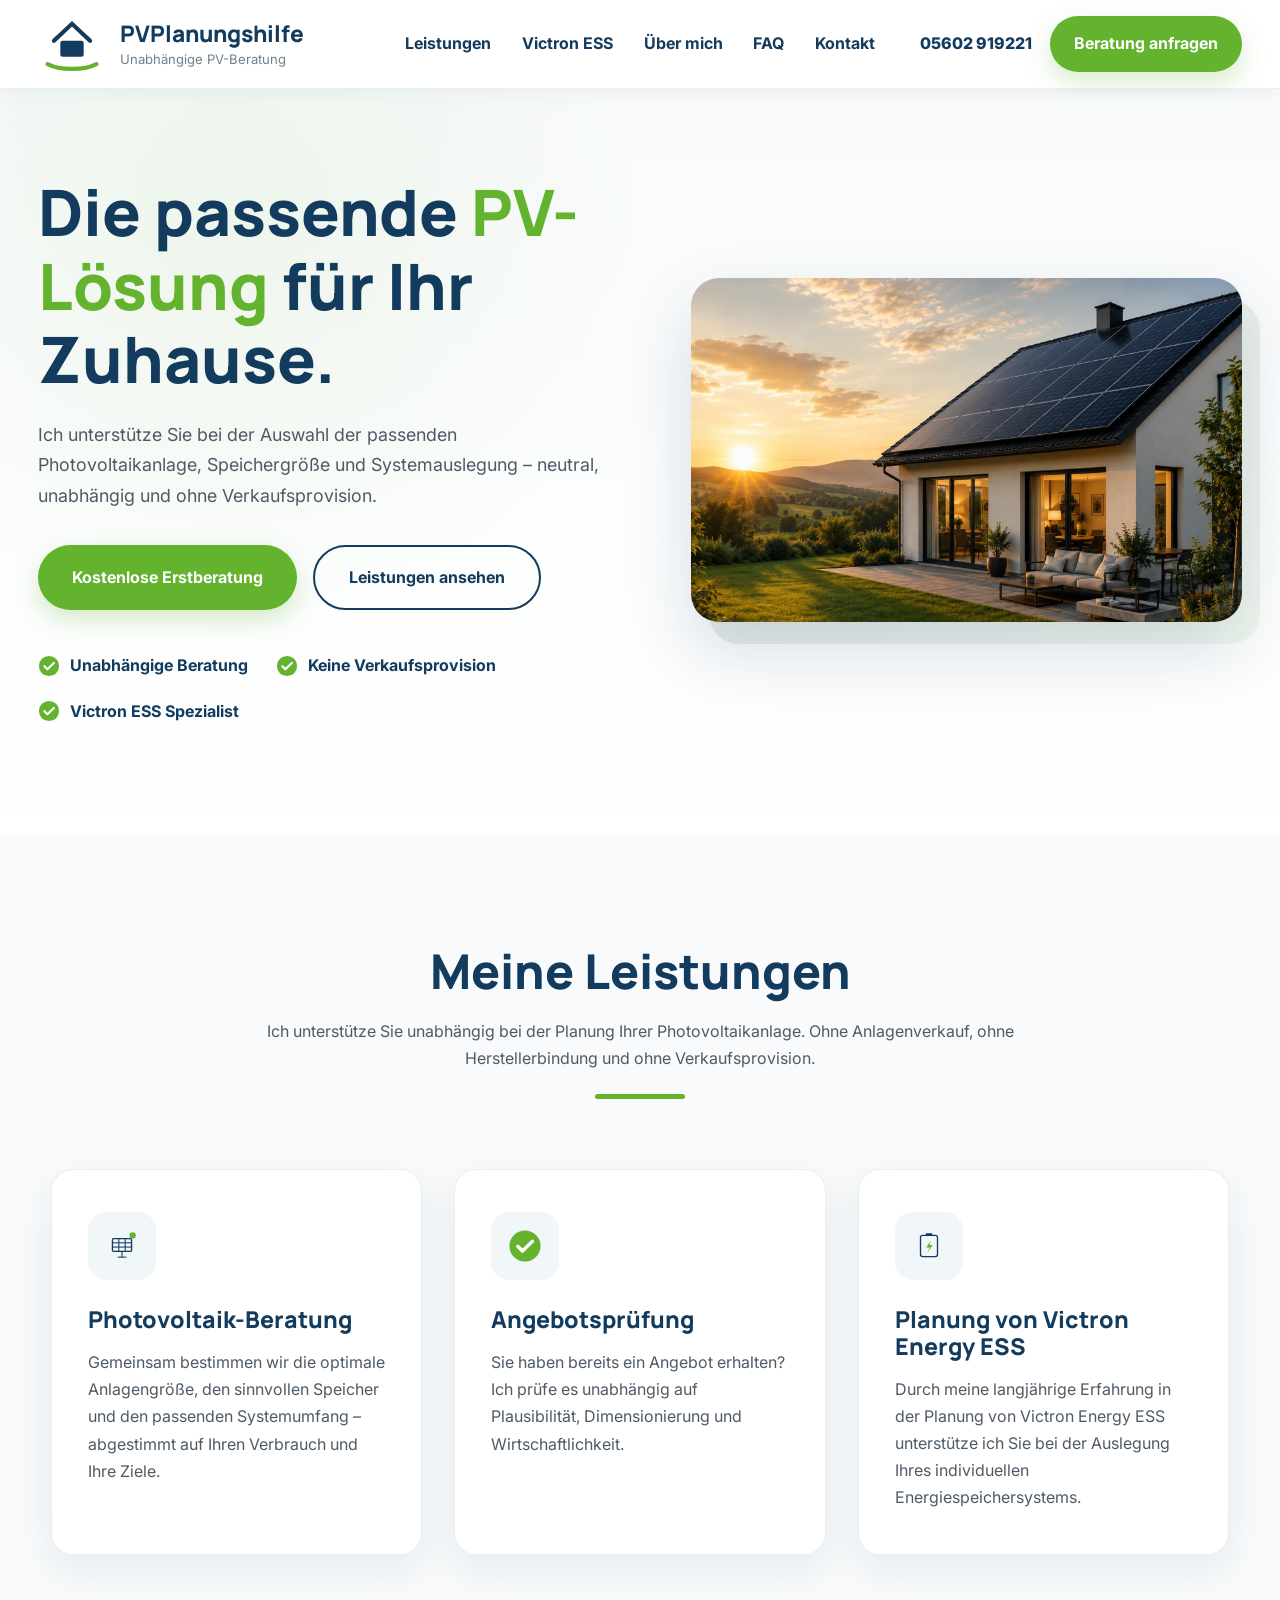
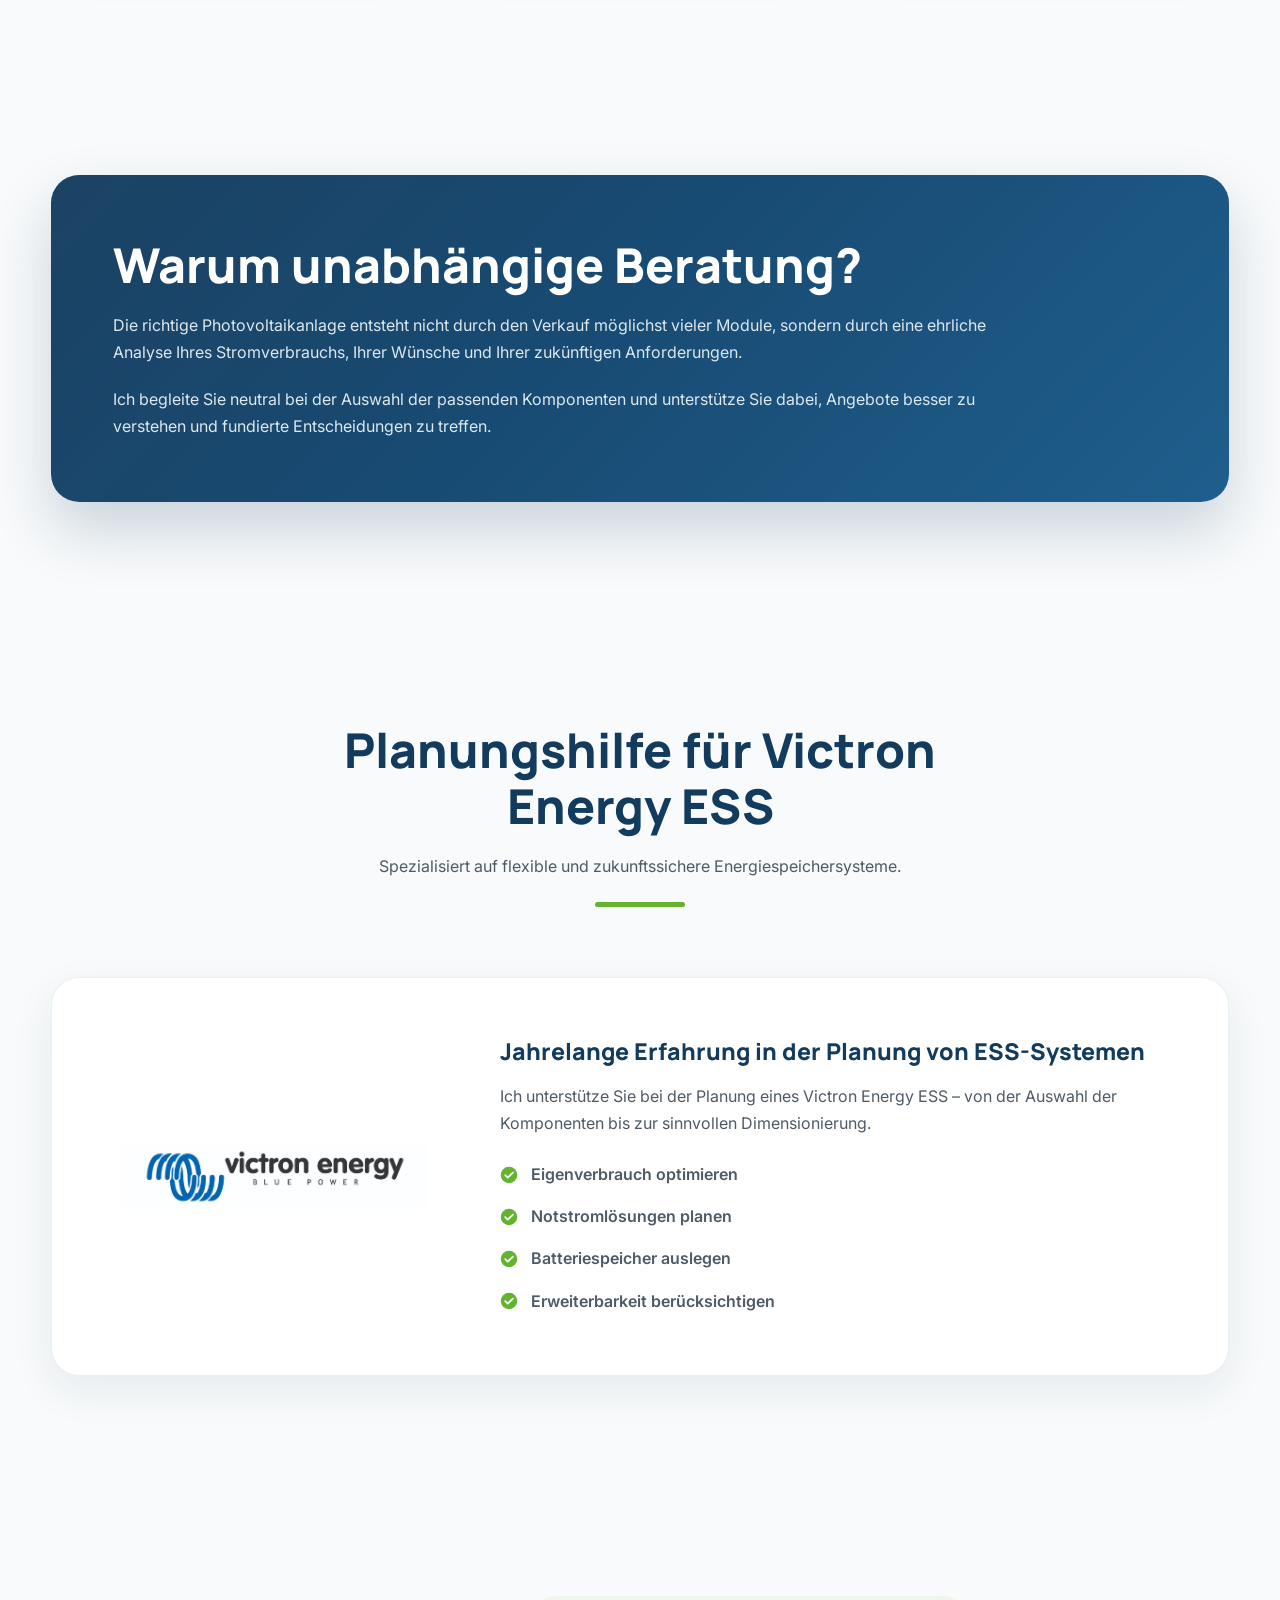
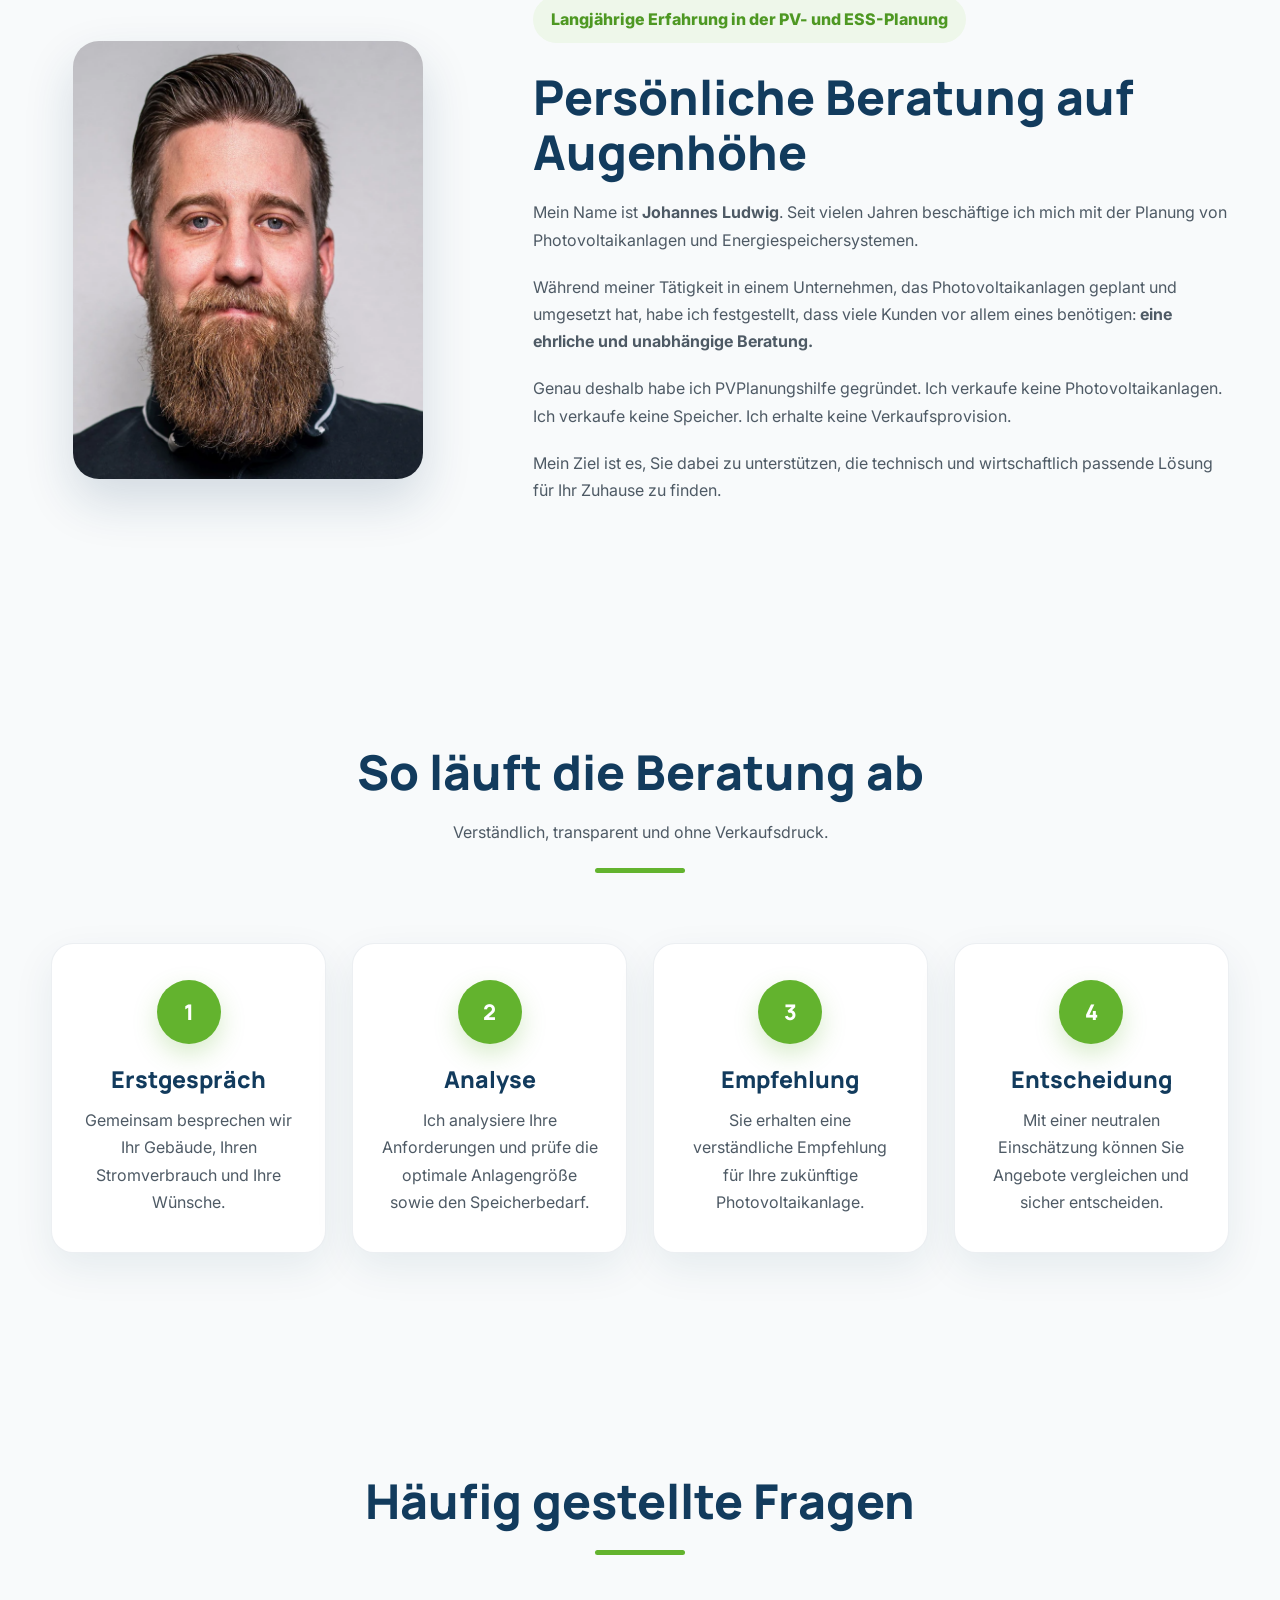
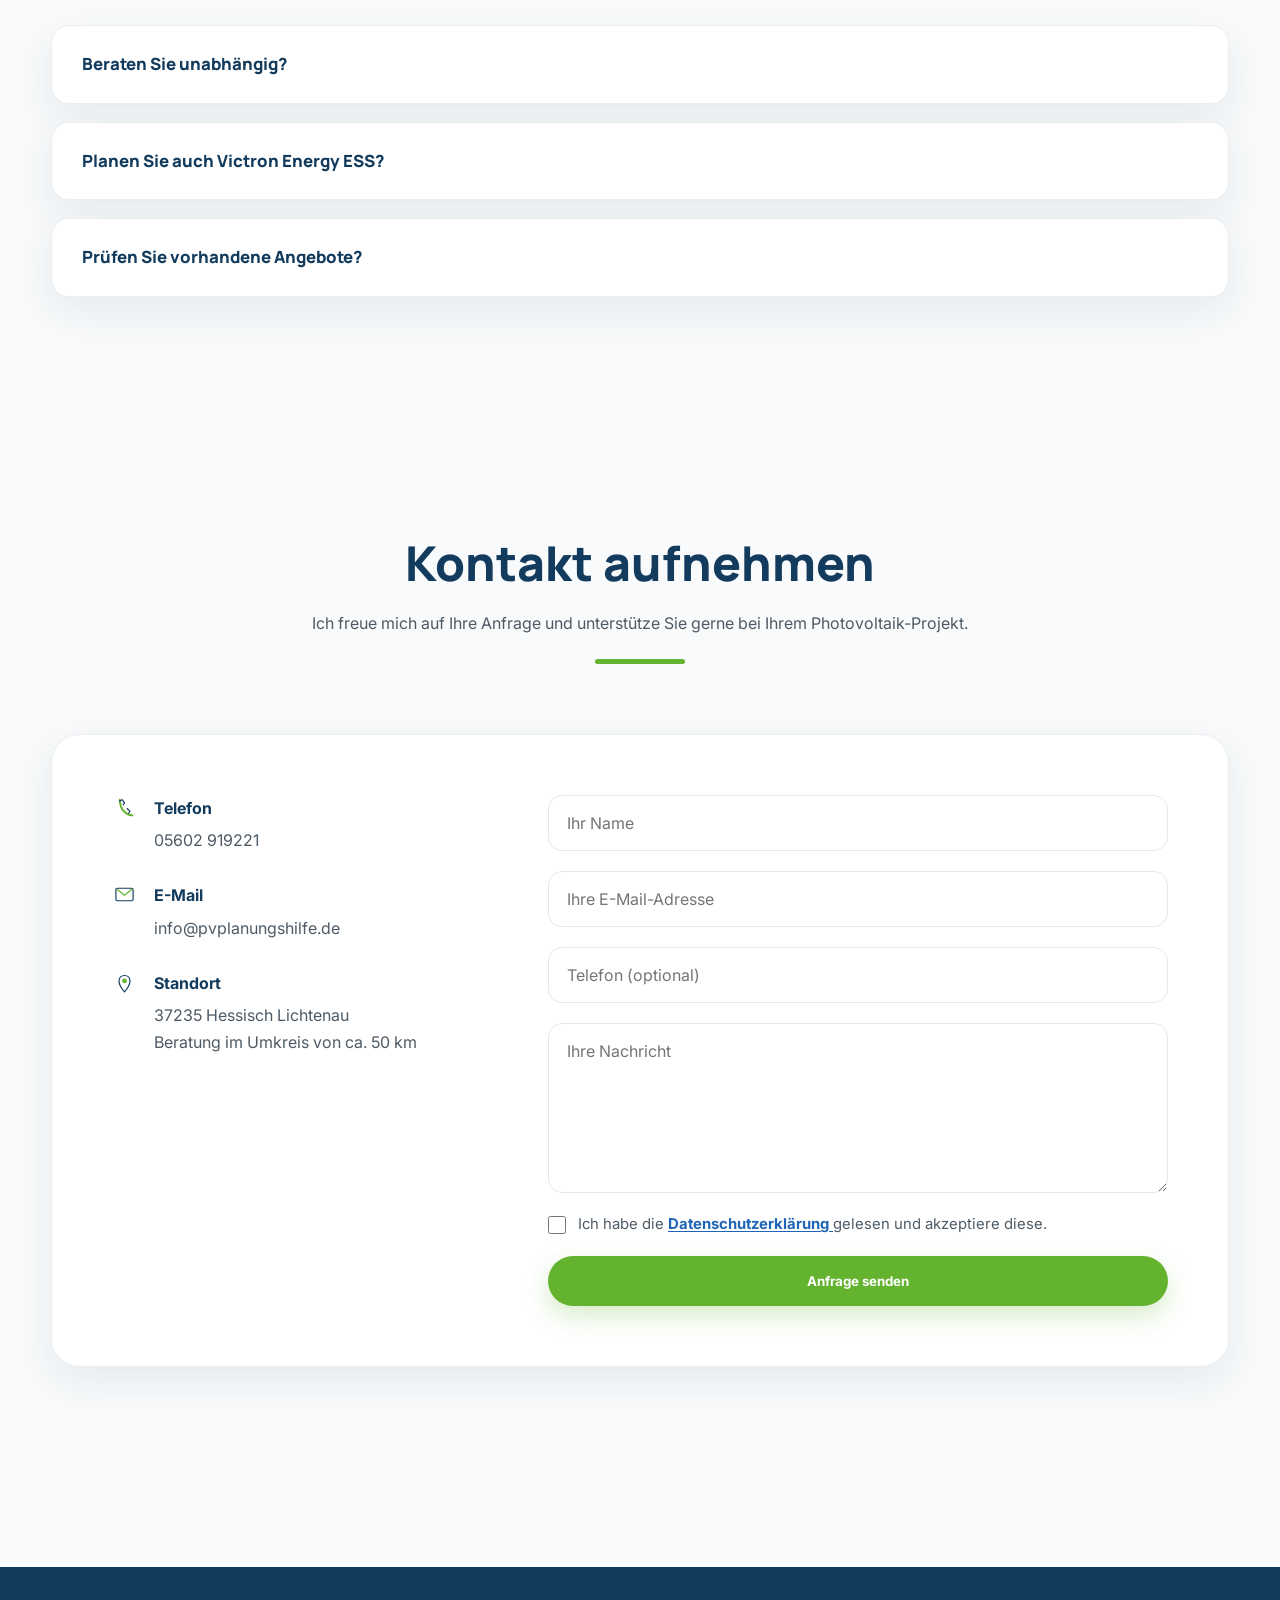
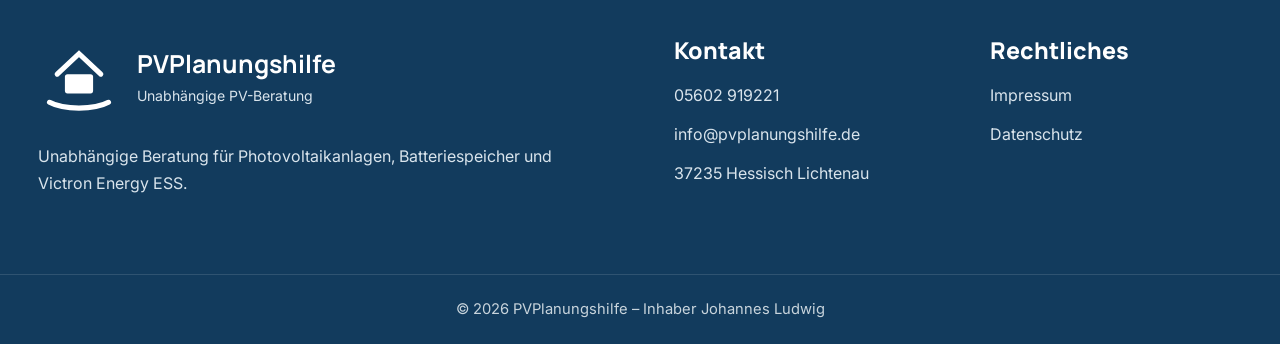
<file: index.html>
<!DOCTYPE html>
<html lang="de">

<head>

<meta charset="UTF-8">
<meta name="viewport" content="width=device-width, initial-scale=1.0">

<title>PVPlanungshilfe | Unabhängige PV-Beratung & Victron ESS Planung</title>

<meta name="description"
content="Unabhängige Photovoltaik-Beratung im Raum Nordhessen. Planungshilfe für Photovoltaikanlagen, Speicher und Victron Energy ESS.">

<meta name="keywords"
content="PV Beratung, Photovoltaik Beratung, Victron ESS, Speicherplanung, Nordhessen, Hessisch Lichtenau">

<meta name="author"
content="Johannes Ludwig">

<meta name="theme-color"
content="#123B5D">

<link rel="canonical"
href="https://pvplanungshilfe.de">

<link rel="icon"
href="assets/images/favicon.svg">

<link rel="manifest" href="/manifest.webmanifest">

<link rel="stylesheet"
href="assets/css/base.css">

<link rel="stylesheet"
href="assets/css/layout.css">

<link rel="stylesheet"
href="assets/css/components.css">

<link rel="stylesheet"
href="assets/css/responsive.css">

</head>

<body>

<header class="site-header">

<div class="header-container">

<a href="index.html" class="logo" aria-label="PVPlanungshilfe Startseite">

<img
    class="brand-mark"
    src="assets/images/favicon.svg"
    alt=""
    width="72"
    height="72">

<div class="logo-text">
    <span class="logo-title">PVPlanungshilfe</span>
    <span class="logo-subtitle">Unabhängige PV-Beratung</span>
</div>

</a>

<button
    class="menu-toggle"
    type="button"
    aria-label="Navigation öffnen"
    aria-controls="main-navigation"
    aria-expanded="false">

    <span></span>
    <span></span>
    <span></span>
</button>

<nav id="main-navigation" class="main-navigation" aria-label="Hauptnavigation">

<ul>

<li><a href="#leistungen">Leistungen</a></li>
<li><a href="#victron">Victron ESS</a></li>
<li><a href="#uebermich">Über mich</a></li>
<li><a href="#faq">FAQ</a></li>
<li><a href="#kontakt">Kontakt</a></li>

</ul>

</nav>

<div class="header-contact">

<a class="phone" href="tel:+495602919221">
05602&nbsp;919221
</a>

<a class="btn" href="#kontakt">
Beratung anfragen
</a>

</div>

</div>

</header>





<section class="hero">

<div class="hero-container">

<div class="hero-content">

<h1>

Die passende
<span class="highlight">

PV-Lösung

</span>

für Ihr Zuhause.

</h1>

<p>

Ich unterstütze Sie bei der Auswahl der passenden
Photovoltaikanlage, Speichergröße und Systemauslegung –
neutral, unabhängig und ohne Verkaufsprovision.

</p>

<div class="hero-buttons">

<a href="#kontakt"
class="btn">

Kostenlose Erstberatung

</a>

<a href="#leistungen"
class="btn btn-secondary">

Leistungen ansehen

</a>

</div>

<div class="trust">

<div class="trust-item">

<img src="assets/icons/check.svg"
alt="">

<span>

Unabhängige Beratung

</span>

</div>

<div class="trust-item">

<img src="assets/icons/check.svg"
alt="">

<span>

Keine Verkaufsprovision

</span>

</div>

<div class="trust-item">

<img src="assets/icons/check.svg"
alt="">

<span>

Victron ESS Spezialist

</span>

</div>

</div>

</div>

<div class="hero-image">

<img
src="assets/images/hero.webp"
alt="Photovoltaikanlage auf modernem Einfamilienhaus">

</div>

</div>

</section>
<!-- ==========================================================
     LEISTUNGEN
========================================================== -->

<section id="leistungen">

    <div class="container">

        <div class="section-title">

            <h2>
                Meine Leistungen
            </h2>

            <p>
                Ich unterstütze Sie unabhängig bei der Planung Ihrer Photovoltaikanlage.
                Ohne Anlagenverkauf, ohne Herstellerbindung und ohne Verkaufsprovision.
            </p>

            <div class="divider"></div>

        </div>

        <div class="grid-3">

            <article class="service-card">

                <div class="service-icon">

                    <img src="assets/icons/solar.svg"
                         alt="Photovoltaik">

                </div>

                <h3>
                    Photovoltaik-Beratung
                </h3>

                <p>

                    Gemeinsam bestimmen wir die optimale
                    Anlagengröße, den sinnvollen Speicher und
                    den passenden Systemumfang – abgestimmt
                    auf Ihren Verbrauch und Ihre Ziele.

                </p>

            </article>

            <article class="service-card">

                <div class="service-icon">

                    <img src="assets/icons/check.svg"
                         alt="Angebotsprüfung">

                </div>

                <h3>
                    Angebotsprüfung
                </h3>

                <p>

                    Sie haben bereits ein Angebot erhalten?
                    Ich prüfe es unabhängig auf Plausibilität,
                    Dimensionierung und Wirtschaftlichkeit.

                </p>

            </article>

            <article class="service-card">

                <div class="service-icon">

                    <img src="assets/icons/battery.svg"
                         alt="Victron ESS">

                </div>

                <h3>
                    Planung von Victron Energy ESS
                </h3>

                <p>

                    Durch meine langjährige Erfahrung in der
                    Planung von Victron Energy ESS unterstütze
                    ich Sie bei der Auslegung Ihres individuellen
                    Energiespeichersystems.

                </p>

            </article>

        </div>

    </div>

</section>

<!-- ==========================================================
     HIGHLIGHT
========================================================== -->

<section>

    <div class="container">

        <div class="highlight-box">

            <h2>

                Warum unabhängige Beratung?

            </h2>

            <p>

                Die richtige Photovoltaikanlage entsteht nicht
                durch den Verkauf möglichst vieler Module,
                sondern durch eine ehrliche Analyse Ihres
                Stromverbrauchs, Ihrer Wünsche und Ihrer
                zukünftigen Anforderungen.

            </p>

            <p>

                Ich begleite Sie neutral bei der Auswahl der
                passenden Komponenten und unterstütze Sie
                dabei, Angebote besser zu verstehen und
                fundierte Entscheidungen zu treffen.

            </p>

        </div>

    </div>

</section>

<!-- ==========================================================
     VICTRON
========================================================== -->

<section id="victron">

    <div class="container">

        <div class="section-title">

            <h2>

                Planungshilfe für
                Victron Energy ESS

            </h2>

            <p>

                Spezialisiert auf flexible und zukunftssichere
                Energiespeichersysteme.

            </p>

            <div class="divider"></div>

        </div>

        <div class="victron-box">

            <div>

                <img 
                     class="victron-logo"
                     src="assets/images/victron-energy-logo.jpg"
                     alt="Victron Energy"
                     loading="lazy"
                     width="500"
                     height="160">

            </div>

            <div>

                <h3>

                    Jahrelange Erfahrung in der
                    Planung von ESS-Systemen

                </h3>

                <p>

                    Ich unterstütze Sie bei der Planung eines
                    Victron Energy ESS – von der Auswahl der
                    Komponenten bis zur sinnvollen Dimensionierung.

                </p>

                <ul>

                    <li>

                        <img src="assets/icons/check.svg" alt="">

                        Eigenverbrauch optimieren

                    </li>

                    <li>

                        <img src="assets/icons/check.svg" alt="">

                        Notstromlösungen planen

                    </li>

                    <li>

                        <img src="assets/icons/check.svg" alt="">

                        Batteriespeicher auslegen

                    </li>

                    <li>

                        <img src="assets/icons/check.svg" alt="">

                        Erweiterbarkeit berücksichtigen

                    </li>

                </ul>

            </div>

        </div>

    </div>

</section>

     <!-- ==========================================================
     ÜBER MICH
========================================================== -->

<section id="uebermich">

    <div class="container">

        <div class="grid-2 about">

            <div class="about-image">

                <img
                    src="assets/images/johannes.webp"
                    alt="Johannes Ludwig, unabhängiger PV-Berater"
                    loading="lazy"
                    width="800"
                    height="900">

            </div>

            <div class="about-content">

                <div class="about-badge">

                    Langjährige Erfahrung in der PV- und ESS-Planung

                </div>

                <h2>

                    Persönliche Beratung auf Augenhöhe

                </h2>

                <p>

                    Mein Name ist <strong>Johannes Ludwig</strong>.
                    Seit vielen Jahren beschäftige ich mich mit der
                    Planung von Photovoltaikanlagen und
                    Energiespeichersystemen.

                </p>

                <p>

                    Während meiner Tätigkeit in einem Unternehmen,
                    das Photovoltaikanlagen geplant und umgesetzt
                    hat, habe ich festgestellt, dass viele Kunden vor
                    allem eines benötigen:
                    <strong>eine ehrliche und unabhängige Beratung.</strong>

                </p>

                <p>

                    Genau deshalb habe ich PVPlanungshilfe gegründet.

                    Ich verkaufe keine Photovoltaikanlagen.

                    Ich verkaufe keine Speicher.

                    Ich erhalte keine Verkaufsprovision.

                </p>

                <p>

                    Mein Ziel ist es, Sie dabei zu unterstützen,
                    die technisch und wirtschaftlich passende Lösung
                    für Ihr Zuhause zu finden.

                </p>

            </div>

        </div>

    </div>

</section>





<!-- ==========================================================
     BERATUNGSABLAUF
========================================================== -->

<section>

    <div class="container">

        <div class="section-title">

            <h2>

                So läuft die Beratung ab

            </h2>

            <p>

                Verständlich, transparent und ohne Verkaufsdruck.

            </p>

            <div class="divider"></div>

        </div>

        <div class="grid-4">

            <div class="process-card">

                <div class="process-number">

                    1

                </div>

                <h3>

                    Erstgespräch

                </h3>

                <p>

                    Gemeinsam besprechen wir Ihr Gebäude,
                    Ihren Stromverbrauch und Ihre Wünsche.

                </p>

            </div>

            <div class="process-card">

                <div class="process-number">

                    2

                </div>

                <h3>

                    Analyse

                </h3>

                <p>

                    Ich analysiere Ihre Anforderungen und prüfe
                    die optimale Anlagengröße sowie den
                    Speicherbedarf.

                </p>

            </div>

            <div class="process-card">

                <div class="process-number">

                    3

                </div>

                <h3>

                    Empfehlung

                </h3>

                <p>

                    Sie erhalten eine verständliche Empfehlung
                    für Ihre zukünftige Photovoltaikanlage.

                </p>

            </div>

            <div class="process-card">

                <div class="process-number">

                    4

                </div>

                <h3>

                    Entscheidung

                </h3>

                <p>

                    Mit einer neutralen Einschätzung können Sie
                    Angebote vergleichen und sicher entscheiden.

                </p>

            </div>

        </div>

    </div>

</section>





<!-- ==========================================================
     FAQ
========================================================== -->

<section id="faq">

    <div class="container">

        <div class="section-title">

            <h2>

                Häufig gestellte Fragen

            </h2>

            <div class="divider"></div>

        </div>

        <div class="faq-item">

            <div class="faq-question">

                Beraten Sie unabhängig?

            </div>

            <div class="faq-answer">

                <p>

                    Ja. Ich verkaufe keine Photovoltaikanlagen
                    und erhalte keinerlei Verkaufsprovision.

                </p>

            </div>

        </div>

        <div class="faq-item">

            <div class="faq-question">

                Planen Sie auch Victron Energy ESS?

            </div>

            <div class="faq-answer">

                <p>

                    Ja. Die Planung von Victron Energy ESS
                    gehört zu meinen Schwerpunkten.

                </p>

            </div>

        </div>

        <div class="faq-item">

            <div class="faq-question">

                Prüfen Sie vorhandene Angebote?

            </div>

            <div class="faq-answer">

                <p>

                    Ja. Ich überprüfe bestehende Angebote
                    unabhängig auf Plausibilität und
                    Dimensionierung.

                </p>

            </div>

        </div>

    </div>

</section>
<!-- ==========================================================
     KONTAKT
========================================================== -->

<section id="kontakt">

    <div class="container">

        <div class="section-title">

            <h2>

                Kontakt aufnehmen

            </h2>

            <p>

                Ich freue mich auf Ihre Anfrage und unterstütze Sie
                gerne bei Ihrem Photovoltaik-Projekt.

            </p>

            <div class="divider"></div>

        </div>

        <div class="contact-box">

            <div class="contact-grid">

                <div class="contact-info">

                    <div class="contact-item">

                        <img src="assets/icons/phone.svg"
                             alt="Telefon">

                        <div>

                            <strong>Telefon</strong>

                            <p>

                                <a href="tel:+495602919221">

                                    05602 919221

                                </a>

                            </p>

                        </div>

                    </div>

                    <div class="contact-item">

                        <img src="assets/icons/mail.svg"
                             alt="E-Mail">

                        <div>

                            <strong>E-Mail</strong>

                            <p>

                                <a href="mailto:info@pvplanungshilfe.de">

                                    info@pvplanungshilfe.de

                                </a>

                            </p>

                        </div>

                    </div>

                    <div class="contact-item">

                        <img src="assets/icons/location.svg"
                             alt="Standort">

                        <div>

                            <strong>Standort</strong>

                            <p>

                                37235 Hessisch Lichtenau

                                <br>

                                Beratung im Umkreis von ca. 50 km

                            </p>

                        </div>

                    </div>

                </div>

                <form
                    class="contact-form"
                    action="https://formspree.io/f/meeybeer"
                    method="POST"
                    autocomplete="on">

                    <input
                        type="text"
                        name="name"
                        placeholder="Ihr Name"
                        required>

                    <input
                        type="email"
                        name="email"
                        placeholder="Ihre E-Mail-Adresse"
                        required>

                    <input
                        type="tel"
                        name="telefon"
                        placeholder="Telefon (optional)">

                    <textarea
                        name="nachricht"
                        placeholder="Ihre Nachricht"
                        required></textarea>

                    <label class="checkbox">

                        <input
                            type="checkbox"
                            name="datenschutz_akzeptiert"
                            value="ja"
                            required>

                        <span>

                            Ich habe die

                            <a href="datenschutz.html">

                                Datenschutzerklärung

                            </a>

                            gelesen und akzeptiere diese.

                        </span>

                    </label>

                    <button
                        type="submit"
                        class="btn">

                        Anfrage senden

                    </button>

                </form>

            </div>

        </div>

    </div>

</section>





<!-- ==========================================================
     FOOTER
========================================================== -->

<footer>

    <div class="footer-container">

        <div>

           <a href="index.html" class="footer-brand">
                <img
                        src="assets/images/favicon.svg"
                        alt=""
                        width="82"
                        height="82">

    <div>
        <strong>PVPlanungshilfe</strong>
        <span>Unabhängige PV-Beratung</span>
    </div>
</a>

            <p>

                Unabhängige Beratung für
                Photovoltaikanlagen,
                Batteriespeicher und
                Victron Energy ESS.

            </p>

        </div>

        <div>

            <h3>

                Kontakt

            </h3>

            <div class="footer-links">

                <a href="tel:+495602919221">

                    05602 919221

                </a>

                <a href="mailto:info@pvplanungshilfe.de">

                    info@pvplanungshilfe.de

                </a>

                <span>

                    37235 Hessisch Lichtenau

                </span>

            </div>

        </div>

        <div>

            <h3>

                Rechtliches

            </h3>

            <div class="footer-links">

                <a href="impressum.html">

                    Impressum

                </a>

                <a href="datenschutz.html">

                    Datenschutz

                </a>

            </div>

        </div>

    </div>

    <div class="footer-bottom">

        © 2026

        PVPlanungshilfe –

        Inhaber Johannes Ludwig

    </div>

</footer>

<script src="assets/js/app.js" defer></script>

</body>

</html>
</file>
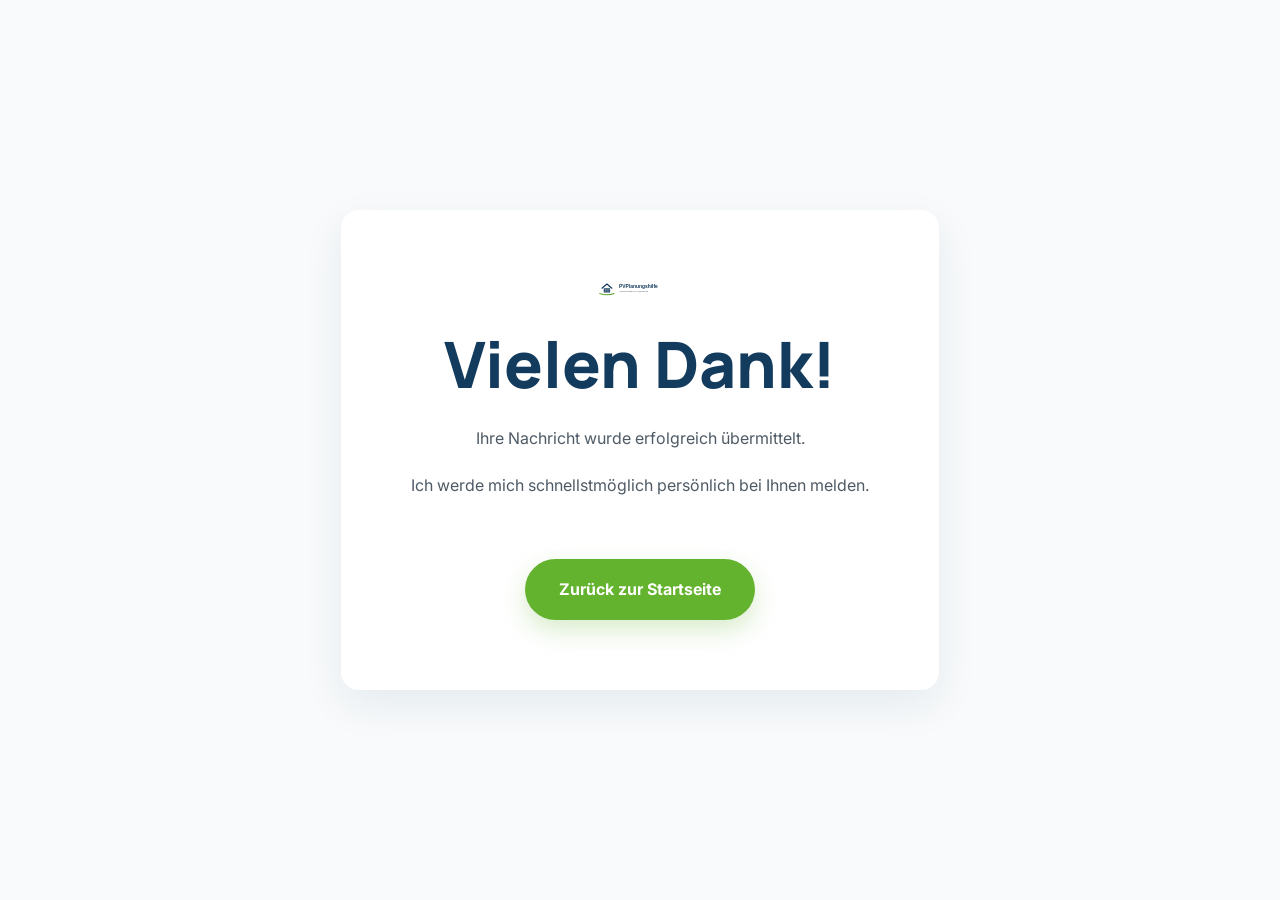
<file: danke.html>
<!DOCTYPE html>
<html lang="de">

<head>

<meta charset="UTF-8">
<meta name="viewport" content="width=device-width, initial-scale=1.0">

<title>Vielen Dank | PVPlanungshilfe</title>

<meta name="robots" content="noindex">

<link rel="stylesheet" href="assets/css/base.css">
<link rel="stylesheet" href="assets/css/layout.css">
<link rel="stylesheet" href="assets/css/components.css">
<link rel="stylesheet" href="assets/css/responsive.css">

</head>

<body>

<section
style="min-height:100vh;
display:flex;
align-items:center;
justify-content:center;
background:#F8FAFB;">

<div
class="card"
style="max-width:700px;
padding:70px;
text-align:center;">

<img
src="assets/images/logo.svg"
alt="PVPlanungshilfe"
style="width:90px;
margin:auto;
margin-bottom:30px;">

<h1>

Vielen Dank!

</h1>

<p>

Ihre Nachricht wurde erfolgreich übermittelt.

</p>

<p>

Ich werde mich schnellstmöglich persönlich bei Ihnen melden.

</p>

<div class="mt-5">

<a
href="index.html"
class="btn">

Zurück zur Startseite

</a>

</div>

</div>

</section>

</body>

</html>
</file>
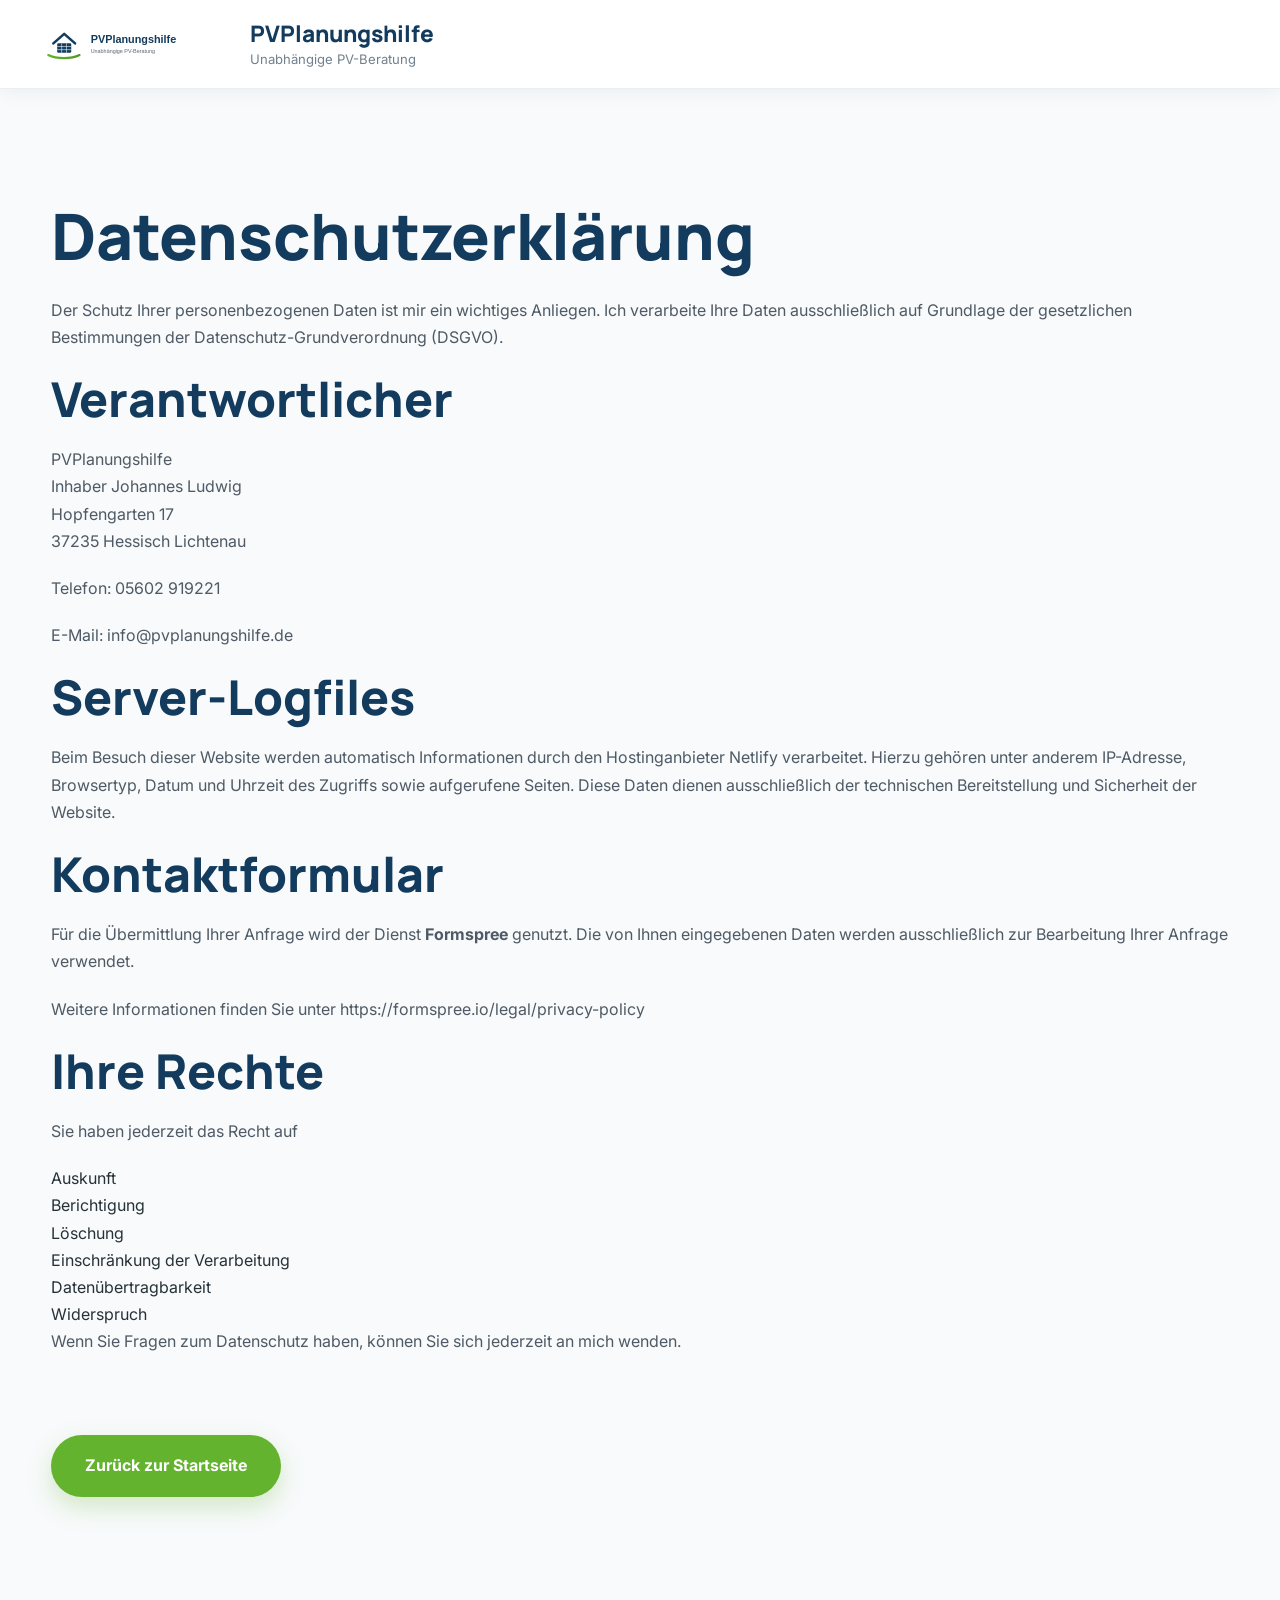
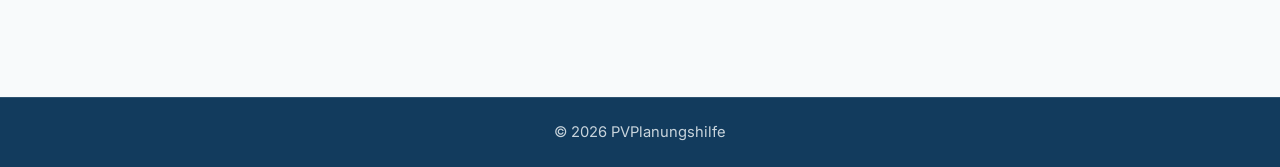
<file: datenschutz.html>
<!DOCTYPE html>
<html lang="de">

<head>

<meta charset="UTF-8">
<meta name="viewport" content="width=device-width, initial-scale=1.0">

<title>Datenschutz | PVPlanungshilfe</title>

<meta name="description"
content="Datenschutzerklärung der PVPlanungshilfe">

<link rel="stylesheet" href="assets/css/base.css">
<link rel="stylesheet" href="assets/css/layout.css">
<link rel="stylesheet" href="assets/css/components.css">
<link rel="stylesheet" href="assets/css/responsive.css">

</head>

<body>

<header>

<div class="header-container">

<a href="index.html" class="logo">

<img src="assets/images/logo.svg"
alt="PVPlanungshilfe">

<div class="logo-text">

<span class="logo-title">

PVPlanungshilfe

</span>

<span class="logo-subtitle">

Unabhängige PV-Beratung

</span>

</div>

</a>

</div>

</header>

<section>

<div class="container">

<h1>Datenschutzerklärung</h1>

<p>

Der Schutz Ihrer personenbezogenen Daten ist mir ein wichtiges Anliegen.
Ich verarbeite Ihre Daten ausschließlich auf Grundlage der gesetzlichen
Bestimmungen der Datenschutz-Grundverordnung (DSGVO).

</p>

<h2>Verantwortlicher</h2>

<p>

PVPlanungshilfe<br>
Inhaber Johannes Ludwig<br>
Hopfengarten 17<br>
37235 Hessisch Lichtenau

</p>

<p>

Telefon:
<a href="tel:+495602919221">

05602 919221

</a>

</p>

<p>

E-Mail:

<a href="mailto:info@pvplanungshilfe.de">

info@pvplanungshilfe.de

</a>

</p>

<h2>Server-Logfiles</h2>

<p>

Beim Besuch dieser Website werden automatisch Informationen
durch den Hostinganbieter Netlify verarbeitet. Hierzu gehören
unter anderem IP-Adresse, Browsertyp, Datum und Uhrzeit des
Zugriffs sowie aufgerufene Seiten.

Diese Daten dienen ausschließlich der technischen Bereitstellung
und Sicherheit der Website.

</p>

<h2>Kontaktformular</h2>

<p>

Für die Übermittlung Ihrer Anfrage wird der Dienst
<strong>Formspree</strong> genutzt.

Die von Ihnen eingegebenen Daten werden ausschließlich
zur Bearbeitung Ihrer Anfrage verwendet.

</p>

<p>

Weitere Informationen finden Sie unter

<a href="https://formspree.io/legal/privacy-policy"
target="_blank"
rel="noopener">

https://formspree.io/legal/privacy-policy

</a>

</p>

<h2>Ihre Rechte</h2>

<p>

Sie haben jederzeit das Recht auf

</p>

<ul>

<li>Auskunft</li>

<li>Berichtigung</li>

<li>Löschung</li>

<li>Einschränkung der Verarbeitung</li>

<li>Datenübertragbarkeit</li>

<li>Widerspruch</li>

</ul>

<p>

Wenn Sie Fragen zum Datenschutz haben, können Sie sich
jederzeit an mich wenden.

</p>

<a class="btn mt-5"
href="index.html">

Zurück zur Startseite

</a>

</div>

</section>

<footer>

<div class="footer-bottom">

© 2026 PVPlanungshilfe

</div>

</footer>

</body>

</html>
</file>
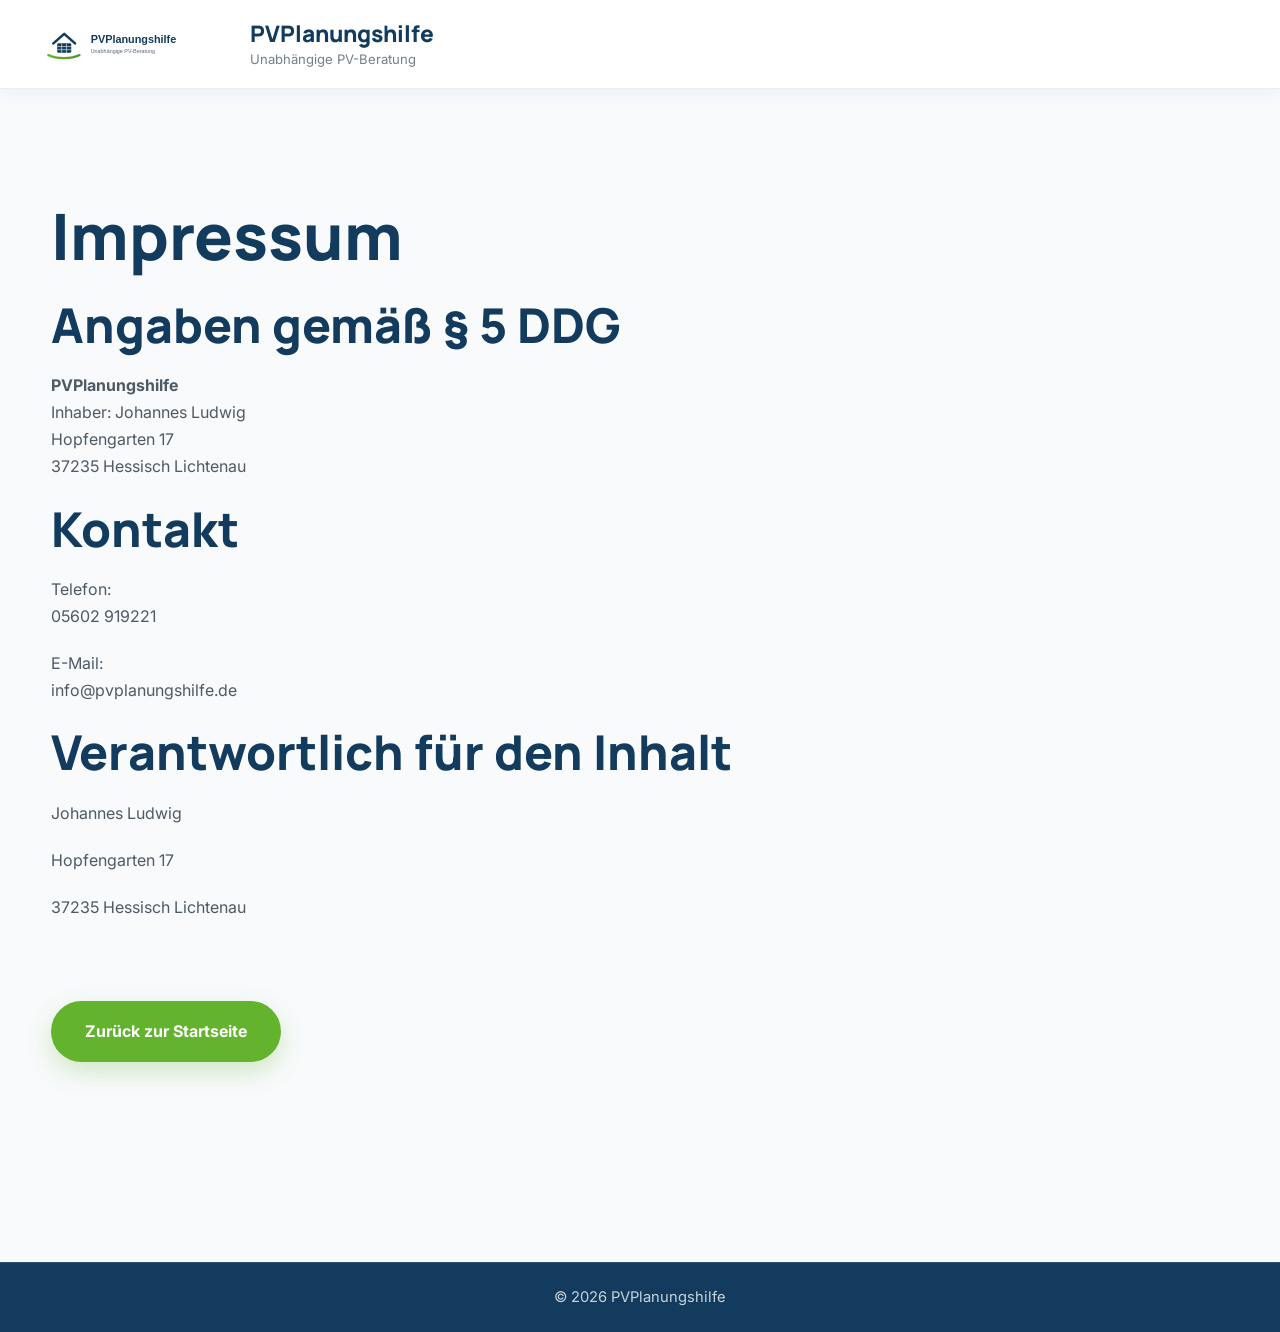
<file: impressum.html>
<!DOCTYPE html>
<html lang="de">

<head>

<meta charset="UTF-8">
<meta name="viewport" content="width=device-width, initial-scale=1.0">

<title>Impressum | PVPlanungshilfe</title>

<meta name="description"
content="Impressum der PVPlanungshilfe.">

<link rel="stylesheet" href="assets/css/base.css">
<link rel="stylesheet" href="assets/css/layout.css">
<link rel="stylesheet" href="assets/css/components.css">
<link rel="stylesheet" href="assets/css/responsive.css">

</head>

<body>

<header>

<div class="header-container">

<a href="index.html" class="logo">

<img src="assets/images/logo.svg" alt="PVPlanungshilfe">

<div class="logo-text">

<span class="logo-title">
PVPlanungshilfe
</span>

<span class="logo-subtitle">
Unabhängige PV-Beratung
</span>

</div>

</a>

</div>

</header>

<section>

<div class="container">

<h1>Impressum</h1>

<h2>Angaben gemäß § 5 DDG</h2>

<p>

<strong>PVPlanungshilfe</strong><br>
Inhaber: Johannes Ludwig<br>
Hopfengarten 17<br>
37235 Hessisch Lichtenau

</p>

<h2>Kontakt</h2>

<p>

Telefon:<br>

<a href="tel:+495602919221">

05602 919221

</a>

</p>

<p>

E-Mail:<br>

<a href="mailto:info@pvplanungshilfe.de">

info@pvplanungshilfe.de

</a>

</p>

<h2>Verantwortlich für den Inhalt</h2>

<p>

Johannes Ludwig

</p>

<p>

Hopfengarten 17

</p>

<p>

37235 Hessisch Lichtenau

</p>

<a class="btn mt-5"
href="index.html">

Zurück zur Startseite

</a>

</div>

</section>

<footer>

<div class="footer-bottom">

© 2026 PVPlanungshilfe

</div>

</footer>

</body>

</html>
</file>
<file: assets/css/base.css>
/* =========================================================
   PVPlanungshilfe Professional Edition
   Base Styles
   Version 2.0
========================================================= */

/* ------------------------------
   Google Fonts
------------------------------ */

@import url('https://fonts.googleapis.com/css2?family=Inter:wght@300;400;500;600;700&family=Manrope:wght@400;500;600;700;800&display=swap');

/* ------------------------------
   CSS Reset
------------------------------ */

*,
*::before,
*::after{
    margin:0;
    padding:0;
    box-sizing:border-box;
}

html{
    scroll-behavior:smooth;
}

body{
    background:#F8FAFB;
    color:#263238;
    font-family:'Inter',sans-serif;
    font-size:16px;
    line-height:1.7;
    overflow-x:hidden;
    -webkit-font-smoothing:antialiased;
}

img{
    display:block;
    max-width:100%;
    height:auto;
}

a{
    text-decoration:none;
    color:inherit;
}

ul{
    list-style:none;
}

button{
    font-family:inherit;
    cursor:pointer;
    border:none;
    background:none;
}

input,
textarea,
select{
    font-family:inherit;
}

/* ------------------------------
   Farbpalette
------------------------------ */

:root{

    --primary:#123B5D;
    --primary-light:#245B88;

    --green:#63B32E;
    --green-dark:#4E9823;

    --dark:#263238;

    --text:#4E5A65;

    --light:#F8FAFB;

    --white:#FFFFFF;

    --border:#E5E9EC;

    --shadow:0 15px 40px rgba(18,59,93,.08);

    --shadow-hover:0 20px 45px rgba(18,59,93,.15);

    --radius:18px;

    --transition:.30s ease;

}

/* ------------------------------
   Typografie
------------------------------ */

h1,
h2,
h3,
h4{
    font-family:'Manrope',sans-serif;
    color:var(--primary);
    font-weight:800;
    line-height:1.15;
}

h1{
    font-size:clamp(2.6rem,5vw,4.6rem);
    margin-bottom:24px;
}

h2{
    font-size:clamp(2rem,4vw,3rem);
    margin-bottom:20px;
}

h3{
    font-size:1.45rem;
    margin-bottom:16px;
}

p{
    margin-bottom:20px;
    color:var(--text);
}

small{
    color:#6F7C86;
}

/* ------------------------------
   Layout
------------------------------ */

.container{

    width:min(1180px,92%);
    margin:auto;

}

section{

    padding:110px 0;

}

.section-title{

    text-align:center;
    max-width:760px;
    margin:auto auto 70px;

}

.section-title p{

    margin-top:15px;

}

/* ------------------------------
   Buttons
------------------------------ */

.btn{

    display:inline-flex;
    align-items:center;
    justify-content:center;

    padding:17px 34px;

    background:var(--green);

    color:#fff;

    border-radius:60px;

    font-weight:700;

    transition:var(--transition);

    box-shadow:0 10px 25px rgba(99,179,46,.25);

}

.btn:hover{

    transform:translateY(-3px);

    background:var(--green-dark);

}

.btn-secondary{

    background:transparent;

    border:2px solid var(--primary);

    color:var(--primary);

    box-shadow:none;

}

.btn-secondary:hover{

    background:var(--primary);

    color:#fff;

}

/* ------------------------------
   Cards
------------------------------ */

.card{

    background:#fff;

    border-radius:var(--radius);

    box-shadow:var(--shadow);

    transition:var(--transition);

}

.card:hover{

    transform:translateY(-8px);

    box-shadow:var(--shadow-hover);

}

/* ------------------------------
   Textmarker
------------------------------ */

.highlight{

    color:var(--green);

}

/* ------------------------------
   Divider
------------------------------ */

.divider{

    width:90px;

    height:5px;

    border-radius:30px;

    background:var(--green);

    margin:22px auto 0;

}

/* ------------------------------
   Abstände
------------------------------ */

.mt-1{margin-top:10px;}
.mt-2{margin-top:20px;}
.mt-3{margin-top:30px;}
.mt-4{margin-top:40px;}
.mt-5{margin-top:60px;}

.mb-1{margin-bottom:10px;}
.mb-2{margin-bottom:20px;}
.mb-3{margin-bottom:30px;}
.mb-4{margin-bottom:40px;}
.mb-5{margin-bottom:60px;}

/* ------------------------------
   Scrollbar
------------------------------ */

::-webkit-scrollbar{

    width:10px;

}

::-webkit-scrollbar-track{

    background:#EFF3F6;

}

::-webkit-scrollbar-thumb{

    background:var(--primary);

    border-radius:20px;

}

/* ------------------------------
   Selection
------------------------------ */

::selection{

    background:var(--green);

    color:#fff;

}
</file>
<file: assets/css/layout.css>
/* ==========================================================
   PVPlanungshilfe
   layout.css – finale Header-Korrektur
   Vollständige Ersatzdatei
========================================================== */

/* =============================
   HEADER
============================= */

.site-header,
header {
    position: sticky;
    top: 0;
    z-index: 1000;
    width: 100%;
    background: rgba(255, 255, 255, 0.97);
    border-bottom: 1px solid rgba(18, 59, 93, 0.08);
    box-shadow: 0 4px 18px rgba(18, 59, 93, 0.05);
    backdrop-filter: blur(14px);
    -webkit-backdrop-filter: blur(14px);
}

.header-container {
    width: min(1380px, 94%);
    min-height: 88px;
    margin: 0 auto;
    display: grid;
    grid-template-columns: 320px minmax(460px, 1fr) 320px;
    align-items: center;
    column-gap: 24px;
}

/* Marke links */

.logo {
    display: inline-flex;
    align-items: center;
    gap: 14px;
    width: max-content;
    max-width: 100%;
}

.logo .brand-mark {
    width: 68px;
    height: 68px;
    object-fit: contain;
    flex: 0 0 68px;
}

.logo-text {
    display: flex;
    flex-direction: column;
    min-width: 0;
    line-height: 1.15;
}

.logo-title {
    color: var(--primary);
    font-family: "Manrope", sans-serif;
    font-size: 1.42rem;
    font-weight: 800;
    white-space: nowrap;
}

.logo-subtitle {
    margin-top: 5px;
    color: #71808c;
    font-size: 0.82rem;
    white-space: nowrap;
}

/* Navigation exakt mittig */

.main-navigation {
    min-width: 0;
    justify-self: center;
}

.main-navigation ul,
nav ul {
    display: flex;
    align-items: center;
    justify-content: center;
    gap: clamp(24px, 2.4vw, 40px);
    margin: 0;
    padding: 0;
}

.main-navigation li,
nav li {
    flex: 0 0 auto;
}

.main-navigation a,
nav a {
    position: relative;
    display: inline-block;
    color: var(--primary);
    font-weight: 700;
    white-space: nowrap;
    transition: color 0.25s ease;
}

.main-navigation a::after,
nav a::after {
    content: "";
    position: absolute;
    left: 0;
    bottom: -9px;
    width: 0;
    height: 3px;
    border-radius: 999px;
    background: var(--green);
    transition: width 0.25s ease;
}

.main-navigation a:hover,
nav a:hover {
    color: var(--green-dark);
}

.main-navigation a:hover::after,
nav a:hover::after {
    width: 100%;
}

/* Telefon + Button rechts */

.header-contact {
    display: flex;
    align-items: center;
    justify-content: flex-end;
    gap: 18px;
    min-width: 0;
}

.phone {
    color: var(--primary);
    font-weight: 800;
    white-space: nowrap;
}

.header-contact .btn {
    padding: 14px 24px;
    white-space: nowrap;
}

.menu-toggle {
    display: none;
}

/* =============================
   HERO
============================= */

.hero {
    padding: 86px 0 108px;
    background:
        radial-gradient(circle at 18% 18%, rgba(99, 179, 46, 0.08), transparent 34%),
        linear-gradient(180deg, #f8fafb 0%, #ffffff 100%);
}

.hero-container {
    width: min(1240px, 94%);
    margin: 0 auto;
    display: grid;
    grid-template-columns: minmax(0, 1fr) minmax(430px, 0.95fr);
    gap: 72px;
    align-items: center;
}

.hero-content {
    max-width: 680px;
}

.hero h1 {
    margin-bottom: 24px;
}

.hero p {
    max-width: 620px;
    margin-bottom: 34px;
    font-size: 1.12rem;
}

.hero-buttons {
    display: flex;
    flex-wrap: wrap;
    gap: 16px;
}

.hero-image {
    position: relative;
}

.hero-image::before {
    content: "";
    position: absolute;
    inset: 22px -18px -22px 18px;
    z-index: 0;
    border-radius: 30px;
    background: linear-gradient(
        135deg,
        rgba(18, 59, 93, 0.12),
        rgba(99, 179, 46, 0.08)
    );
}

.hero-image img {
    position: relative;
    z-index: 1;
    width: 100%;
    aspect-ratio: 16 / 10;
    object-fit: cover;
    border-radius: 28px;
    box-shadow: 0 30px 70px rgba(18, 59, 93, 0.16);
}

.trust {
    display: flex;
    flex-wrap: wrap;
    gap: 18px 28px;
    margin-top: 42px;
}

.trust-item {
    display: flex;
    align-items: center;
    gap: 10px;
    color: var(--primary);
    font-weight: 700;
}

.trust-item img {
    width: 22px;
    height: 22px;
}

/* =============================
   GRIDS
============================= */

.grid-2 {
    display: grid;
    grid-template-columns: repeat(2, minmax(0, 1fr));
    gap: 60px;
}

.grid-3 {
    display: grid;
    grid-template-columns: repeat(3, minmax(0, 1fr));
    gap: 32px;
}

.grid-4 {
    display: grid;
    grid-template-columns: repeat(4, minmax(0, 1fr));
    gap: 26px;
}

/* =============================
   ÜBER MICH
============================= */

.about {
    grid-template-columns: minmax(300px, 0.82fr) minmax(0, 1.45fr);
    align-items: center;
    gap: 88px;
}

.about-image {
    display: flex;
    align-items: center;
    justify-content: center;
}

.about-image img {
    width: min(100%, 350px);
    aspect-ratio: 4 / 5;
    object-fit: cover;
    object-position: center 34%;
    border-radius: 26px;
    box-shadow: 0 22px 50px rgba(18, 59, 93, 0.16);
}

.about-content {
    max-width: 760px;
}

/* =============================
   FOOTER
============================= */

footer {
    margin-top: 90px;
    background: var(--primary);
    color: #fff;
}

.footer-container {
    width: min(1240px, 94%);
    margin: 0 auto;
    padding: 70px 0 56px;
    display: grid;
    grid-template-columns: minmax(0, 1.7fr) minmax(180px, 0.75fr) minmax(180px, 0.75fr);
    gap: 64px;
}

.footer-container h3 {
    margin-bottom: 18px;
    color: #fff;
}

.footer-container p,
.footer-container span {
    color: #d9e4ec;
}

.footer-brand {
    display: inline-flex;
    align-items: center;
    gap: 17px;
    margin-bottom: 24px;
}

.footer-brand img {
    width: 82px;
    height: 82px;
    object-fit: contain;
    filter: brightness(0) invert(1);
}

.footer-brand strong {
    display: block;
    color: #fff;
    font-family: "Manrope", sans-serif;
    font-size: 1.55rem;
    line-height: 1.2;
}

.footer-brand span {
    display: block;
    margin-top: 5px;
    color: #d9e4ec;
    font-size: 0.88rem;
}

.footer-links {
    display: flex;
    flex-direction: column;
    gap: 12px;
}

.footer-links a {
    color: #d9e4ec;
    transition: color 0.25s ease;
}

.footer-links a:hover {
    color: #fff;
}

.footer-bottom {
    border-top: 1px solid rgba(255, 255, 255, 0.12);
    padding: 22px 5%;
    text-align: center;
    color: #c8d4dc;
    font-size: 0.92rem;
}

/* =============================
   ACCESSIBILITY
============================= */

.sr-only {
    position: absolute !important;
    width: 1px !important;
    height: 1px !important;
    padding: 0 !important;
    margin: -1px !important;
    overflow: hidden !important;
    clip: rect(0, 0, 0, 0) !important;
    white-space: nowrap !important;
    border: 0 !important;
}
</file>
<file: assets/css/components.css>
/* ==========================================================
   PVPlanungshilfe
   components.css – korrigierte vollständige Ersatzdatei
========================================================== */

/* =============================
   LEISTUNGSKARTEN
============================= */

.service-card {
    height: 100%;
    padding: 42px 36px;
    background: #fff;
    border: 1px solid rgba(18, 59, 93, 0.08);
    border-radius: 22px;
    box-shadow: var(--shadow);
    transition:
        transform 0.3s ease,
        box-shadow 0.3s ease,
        border-color 0.3s ease;
}

.service-card:hover {
    transform: translateY(-8px);
    border-color: rgba(99, 179, 46, 0.35);
    box-shadow: 0 22px 48px rgba(18, 59, 93, 0.14);
}

.service-icon {
    width: 68px;
    height: 68px;
    margin-bottom: 26px;
    display: flex;
    align-items: center;
    justify-content: center;
    border-radius: 18px;
    background: #f1f6f9;
}

.service-icon img {
    width: 34px;
    height: 34px;
    object-fit: contain;
}

.service-card h3 {
    margin-bottom: 16px;
}

.service-card p {
    margin-bottom: 0;
}

/* =============================
   HIGHLIGHT-BEREICH
============================= */

.highlight-box {
    padding: 62px;
    border-radius: 28px;
    background:
        linear-gradient(135deg, rgba(255, 255, 255, 0.04), transparent 45%),
        linear-gradient(135deg, #123b5d 0%, #1f5e8d 100%);
    color: #fff;
    box-shadow: 0 28px 60px rgba(18, 59, 93, 0.2);
}

.highlight-box h2 {
    color: #fff;
}

.highlight-box p {
    max-width: 880px;
    color: #dce8ef;
}

.highlight-box p:last-child {
    margin-bottom: 0;
}

/* =============================
   ÜBER-MICH-BADGE
============================= */

.about-badge {
    display: inline-flex;
    align-items: center;
    gap: 10px;
    margin-bottom: 26px;
    padding: 10px 18px;
    border-radius: 999px;
    background: #eef7ea;
    color: var(--green-dark);
    font-weight: 800;
}

/* =============================
   BERATUNGSABLAUF
============================= */

.process-card {
    height: 100%;
    padding: 36px 28px;
    text-align: center;
    background: #fff;
    border: 1px solid rgba(18, 59, 93, 0.08);
    border-radius: 22px;
    box-shadow: var(--shadow);
    transition:
        transform 0.3s ease,
        box-shadow 0.3s ease;
}

.process-card:hover {
    transform: translateY(-6px);
    box-shadow: 0 20px 42px rgba(18, 59, 93, 0.12);
}

.process-number {
    width: 64px;
    height: 64px;
    margin: 0 auto 22px;
    display: flex;
    align-items: center;
    justify-content: center;
    border-radius: 50%;
    background: var(--green);
    color: #fff;
    font-family: "Manrope", sans-serif;
    font-size: 1.35rem;
    font-weight: 800;
    box-shadow: 0 10px 25px rgba(99, 179, 46, 0.25);
}

.process-card h3 {
    margin-bottom: 14px;
}

.process-card p {
    margin-bottom: 0;
}

/* =============================
   VICTRON-BEREICH
============================= */

.victron-box {
    padding: 60px 70px;
    display: grid;
    grid-template-columns: minmax(260px, 0.72fr) minmax(0, 1.55fr);
    gap: 72px;
    align-items: center;
    background: #fff;
    border: 1px solid rgba(18, 59, 93, 0.08);
    border-radius: 28px;
    box-shadow: var(--shadow);
}

.victron-box > div:first-child,
.victron-logo-wrap {
    display: flex;
    align-items: center;
    justify-content: center;
    min-height: 220px;
}

.victron-logo {
    width: min(100%, 360px);
    height: auto;
    object-fit: contain;
}

.victron-box h3 {
    margin-bottom: 18px;
}

.victron-box ul {
    margin-top: 24px;
}

.victron-box li {
    margin-bottom: 15px;
    display: flex;
    align-items: center;
    gap: 13px;
    color: var(--text);
    font-weight: 600;
}

.victron-box li:last-child {
    margin-bottom: 0;
}

.victron-box li img {
    width: 18px;
    height: 18px;
    flex-shrink: 0;
}

/* =============================
   FAQ
============================= */

.faq-item {
    margin-bottom: 18px;
    overflow: hidden;
    background: #fff;
    border: 1px solid rgba(18, 59, 93, 0.08);
    border-radius: 18px;
    box-shadow: var(--shadow);
}

.faq-question {
    width: 100%;
    padding: 24px 30px;
    display: flex;
    align-items: center;
    justify-content: space-between;
    gap: 20px;
    text-align: left;
    color: var(--primary);
    font-family: "Manrope", sans-serif;
    font-size: 1.05rem;
    font-weight: 800;
    transition: background 0.25s ease;
}

.faq-question:hover {
    background: #f7fafb;
}

.faq-answer {
    display: none;
    padding: 0 30px 28px;
}

.faq-answer p {
    margin-bottom: 0;
}

.faq-item.active .faq-answer {
    display: block;
}

/* =============================
   KONTAKTBEREICH
============================= */

.contact-box {
    padding: 60px;
    background: #fff;
    border: 1px solid rgba(18, 59, 93, 0.08);
    border-radius: 28px;
    box-shadow: var(--shadow);
}

.contact-grid {
    display: grid;
    grid-template-columns: minmax(260px, 0.75fr) minmax(0, 1.25fr);
    gap: 64px;
    align-items: start;
}

.contact-info {
    display: flex;
    flex-direction: column;
    gap: 28px;
}

.contact-item {
    display: flex;
    align-items: flex-start;
    gap: 17px;
}

.contact-item img {
    width: 25px;
    height: 25px;
    flex-shrink: 0;
}

.contact-item strong {
    display: block;
    margin-bottom: 5px;
    color: var(--primary);
}

.contact-item p {
    margin-bottom: 0;
}

/* =============================
   KONTAKTFORMULAR
============================= */

.contact-form {
    display: flex;
    flex-direction: column;
    gap: 20px;
}

.contact-form label:not(.checkbox) {
    display: block;
}

.contact-form input,
.contact-form textarea,
.contact-form select {
    width: 100%;
    padding: 17px 18px;
    border: 1px solid var(--border);
    border-radius: 14px;
    background: #fff;
    color: var(--dark);
    font-size: 1rem;
    transition:
        border-color 0.25s ease,
        box-shadow 0.25s ease;
}

.contact-form input:focus,
.contact-form textarea:focus,
.contact-form select:focus {
    outline: none;
    border-color: var(--green);
    box-shadow: 0 0 0 4px rgba(99, 179, 46, 0.12);
}

.contact-form textarea {
    min-height: 170px;
    resize: vertical;
}

.checkbox {
    display: flex;
    align-items: flex-start;
    gap: 12px;
    color: var(--text);
    font-size: 0.93rem;
    line-height: 1.55;
}

.checkbox input {
    width: 18px;
    height: 18px;
    margin-top: 3px;
    flex-shrink: 0;
    accent-color: var(--green);
}

.checkbox a {
    color: #1f65b7;
    font-weight: 700;
    text-decoration: underline;
    text-underline-offset: 2px;
}

.checkbox a:hover {
    color: var(--primary);
}

.contact-form button[disabled] {
    cursor: wait;
    opacity: 0.75;
}

.form-status {
    min-height: 1.4em;
    margin: 0;
    font-weight: 700;
}

.form-status.is-success {
    color: #2f7a1d;
}

.form-status.is-error {
    color: #a83232;
}

/* =============================
   ANIMATIONEN
============================= */

.reveal-hidden {
    opacity: 0;
    transform: translateY(28px);
    transition:
        opacity 0.7s ease,
        transform 0.7s ease;
}

.reveal-visible {
    opacity: 1;
    transform: translateY(0);
}

@media (prefers-reduced-motion: reduce) {
    .service-card,
    .process-card,
    .reveal-hidden,
    .reveal-visible {
        transition: none;
        transform: none;
    }
}
</file>
<file: assets/css/responsive.css>
/* ==========================================================
   PVPlanungshilfe
   responsive.css – korrigierte vollständige Ersatzdatei
========================================================== */

/* =============================
   MOBILE MENU BUTTON
============================= */

.menu-toggle {
    display: none;
    width: 46px;
    height: 46px;
    padding: 10px;
    border: 1px solid var(--border);
    border-radius: 12px;
    background: #fff;
    flex-direction: column;
    align-items: center;
    justify-content: center;
    gap: 6px;
    cursor: pointer;
    flex-shrink: 0;
}

.menu-toggle span {
    display: block;
    width: 100%;
    height: 2px;
    border-radius: 999px;
    background: var(--primary);
    transition:
        transform 0.25s ease,
        opacity 0.25s ease;
}

/* =============================
   DESKTOP / SMALL NOTEBOOK
============================= */

@media (max-width: 1260px) {

    .header-container {
        width: min(1180px, 94%);
        grid-template-columns: auto minmax(360px, 1fr) auto;
        gap: 24px;
    }

    .logo .brand-mark {
        width: 56px;
        height: 56px;
        flex-basis: 56px;
    }

    .logo-title {
        font-size: 1.25rem;
    }

    .logo-subtitle {
        font-size: 0.76rem;
    }

    .main-navigation ul {
        gap: 22px;
    }

    .main-navigation a {
        font-size: 0.95rem;
    }

    .header-contact {
        gap: 14px;
    }

    .header-contact .btn {
        padding: 13px 20px;
        font-size: 0.95rem;
    }

    .phone {
        font-size: 0.95rem;
    }
}

/* =============================
   TABLET / MOBILE NAVIGATION
============================= */

@media (max-width: 1080px) {

    .site-header,
    header {
        position: sticky;
        top: 0;
    }

    .header-container {
        position: relative;
        width: 92%;
        min-height: 80px;
        display: flex;
        align-items: center;
        justify-content: space-between;
        gap: 18px;
    }

    .logo {
        gap: 12px;
    }

    .logo .brand-mark {
        width: 52px;
        height: 52px;
        flex-basis: 52px;
    }

    .logo-title {
        font-size: 1.16rem;
    }

    .logo-subtitle {
        font-size: 0.72rem;
    }

    .header-contact {
        display: none;
    }

    .menu-toggle {
        display: flex;
        margin-left: auto;
    }

    .main-navigation {
        position: absolute;
        top: 100%;
        left: -4.35%;
        right: -4.35%;
        display: none;
        padding: 16px 5% 22px;
        background: #fff;
        border-top: 1px solid var(--border);
        box-shadow: 0 20px 35px rgba(18, 59, 93, 0.12);
    }

    .main-navigation.open {
        display: block;
    }

    .main-navigation ul {
        display: flex;
        flex-direction: column;
        align-items: stretch;
        gap: 0;
    }

    .main-navigation li {
        width: 100%;
        border-bottom: 1px solid var(--border);
    }

    .main-navigation li:last-child {
        border-bottom: 0;
    }

    .main-navigation a {
        display: block;
        width: 100%;
        padding: 15px 2px;
        font-size: 1rem;
    }

    .main-navigation a::after {
        display: none;
    }

    .hero-container,
    .grid-2,
    .grid-3,
    .grid-4,
    .about,
    .victron-box,
    .contact-grid,
    .footer-container {
        grid-template-columns: 1fr;
    }

    .hero-container {
        gap: 50px;
    }

    .hero-image {
        order: -1;
    }

    .hero-image img {
        aspect-ratio: 16 / 9;
    }

    .about {
        gap: 42px;
        text-align: left;
    }

    .about-image {
        justify-content: flex-start;
    }

    .about-image img {
        width: min(100%, 310px);
    }

    .victron-box {
        padding: 42px 32px;
        gap: 34px;
        text-align: left;
    }

    .victron-logo-wrap {
        min-height: 0;
        justify-content: flex-start;
    }

    .victron-logo {
        width: min(100%, 290px);
    }

    .footer-container {
        gap: 40px;
        text-align: left;
    }

    .footer-links {
        align-items: flex-start;
    }
}

/* =============================
   SMARTPHONE
============================= */

@media (max-width: 720px) {

    section {
        padding: 72px 0;
    }

    .header-container {
        min-height: 74px;
    }

    .logo .brand-mark {
        width: 46px;
        height: 46px;
        flex-basis: 46px;
    }

    .logo-title {
        font-size: 1.03rem;
    }

    .logo-subtitle {
        font-size: 0.66rem;
    }

    .menu-toggle {
        width: 44px;
        height: 44px;
    }

    h1 {
        font-size: clamp(2.05rem, 9vw, 2.8rem);
    }

    h2 {
        font-size: clamp(1.7rem, 7.5vw, 2.2rem);
    }

    .hero {
        padding: 54px 0 70px;
    }

    .hero-buttons {
        flex-direction: column;
    }

    .hero-buttons .btn {
        width: 100%;
    }

    .trust {
        flex-direction: column;
        gap: 16px;
    }

    .service-card,
    .process-card {
        padding: 30px 24px;
    }

    .highlight-box,
    .contact-box {
        padding: 36px 24px;
    }

    .about-image img {
        width: min(100%, 285px);
    }

    .about-badge {
        font-size: 0.82rem;
        line-height: 1.4;
    }

    .victron-box {
        padding: 32px 24px;
    }

    .footer-brand {
        align-items: flex-start;
    }

    .footer-brand img {
        width: 70px;
        height: 70px;
    }

    .footer-brand strong {
        font-size: 1.28rem;
    }

    .footer-bottom {
        padding: 18px 5%;
        font-size: 0.84rem;
    }

    .btn {
        width: 100%;
        padding: 16px 24px;
    }
}

/* =============================
   KLEINE SMARTPHONES
============================= */

@media (max-width: 460px) {

    .logo {
        gap: 9px;
    }

    .logo .brand-mark {
        width: 42px;
        height: 42px;
        flex-basis: 42px;
    }

    .logo-title {
        font-size: 0.96rem;
    }

    .logo-subtitle {
        display: none;
    }

    .hero-container {
        width: 92%;
    }

    .about-image img {
        width: min(100%, 260px);
    }

    .footer-brand {
        gap: 13px;
    }

    .footer-brand img {
        width: 62px;
        height: 62px;
    }

    .footer-brand strong {
        font-size: 1.15rem;
    }

    .contact-item {
        align-items: flex-start;
    }

    .contact-item img {
        width: 22px;
        height: 22px;
    }
}
</file>
